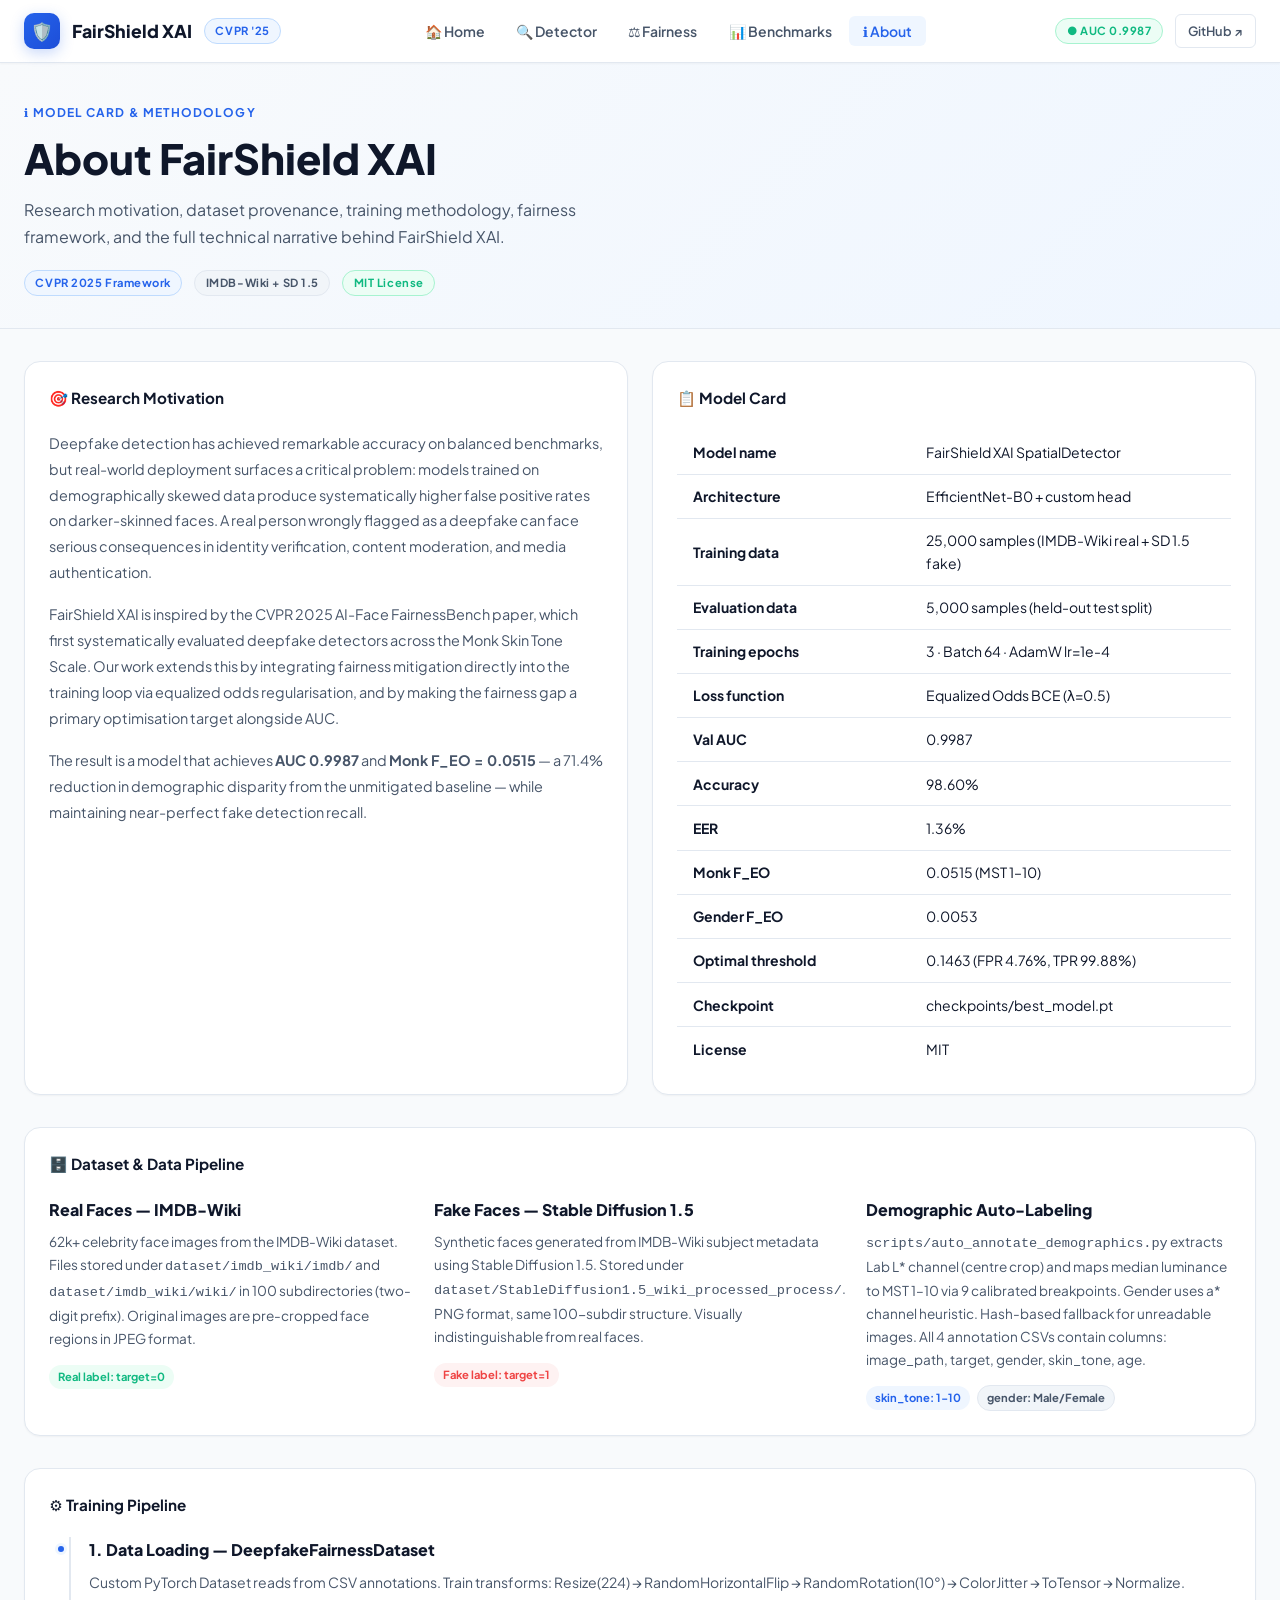
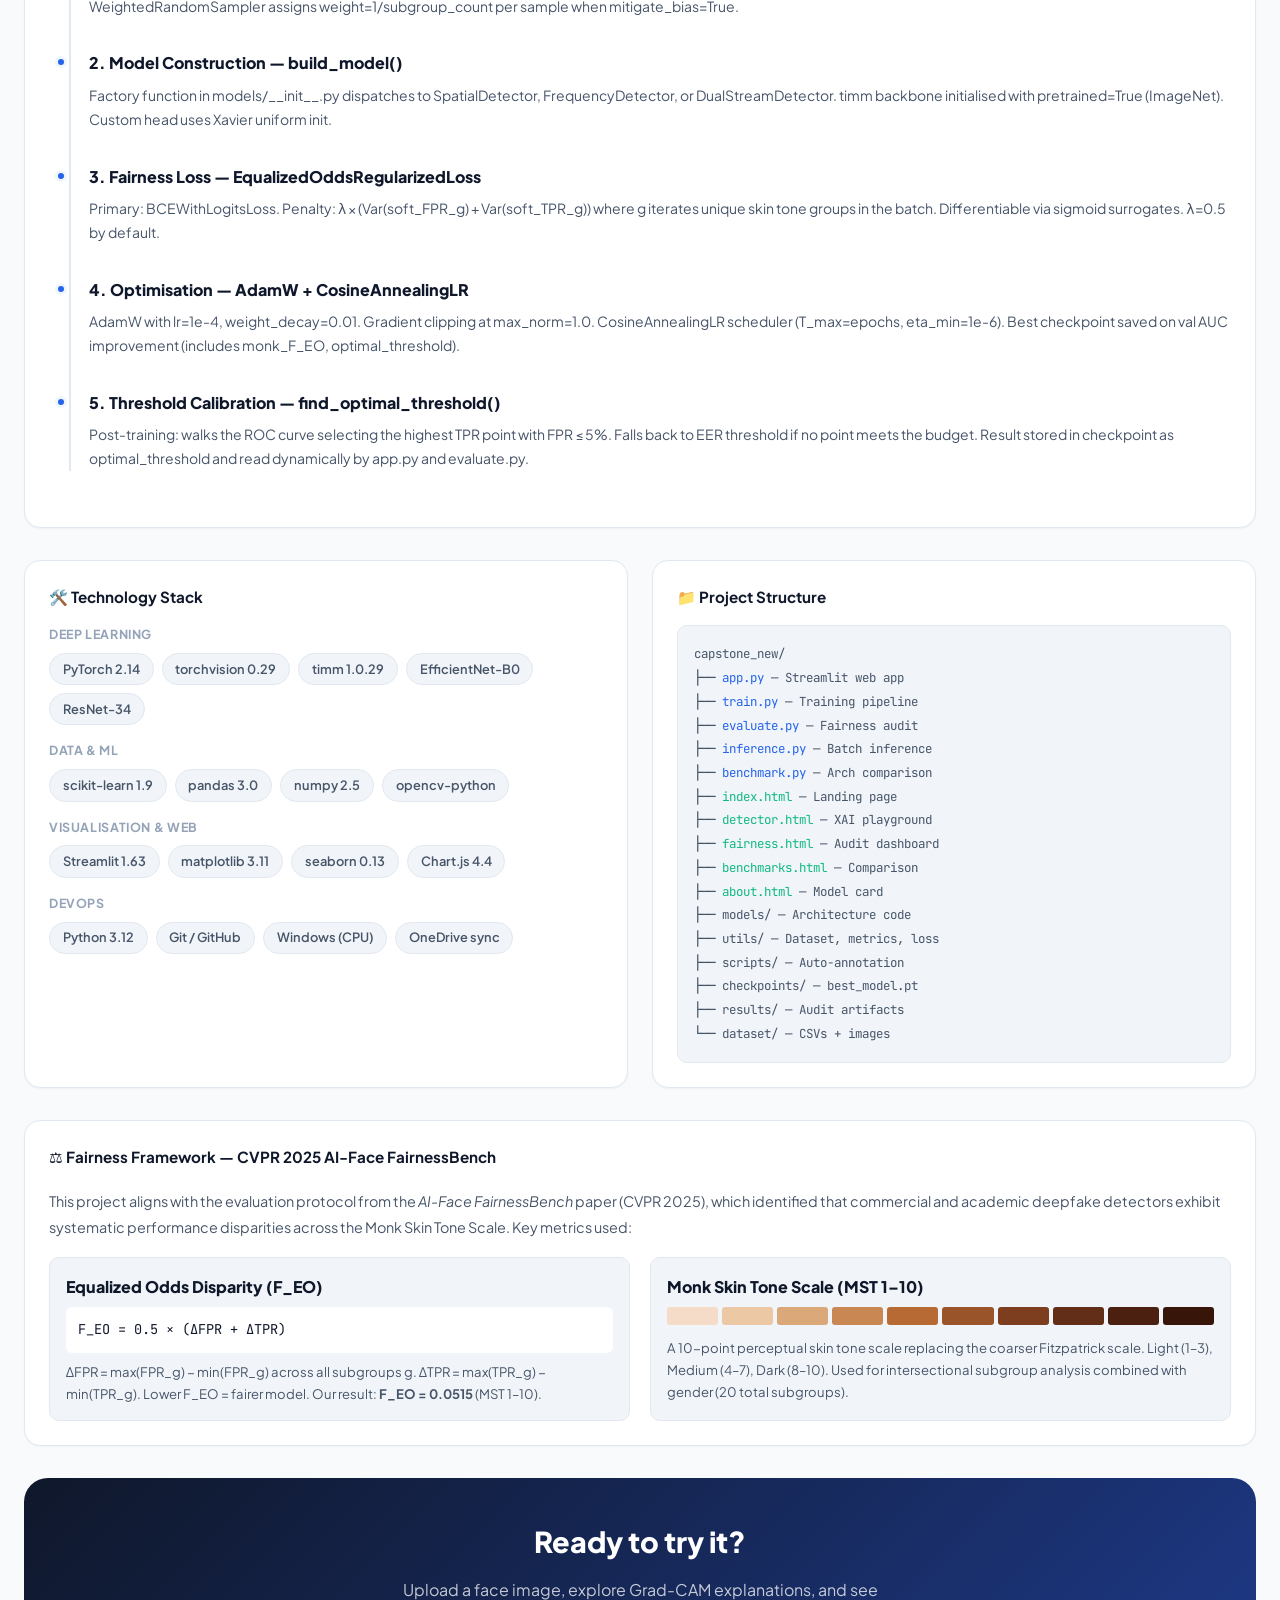
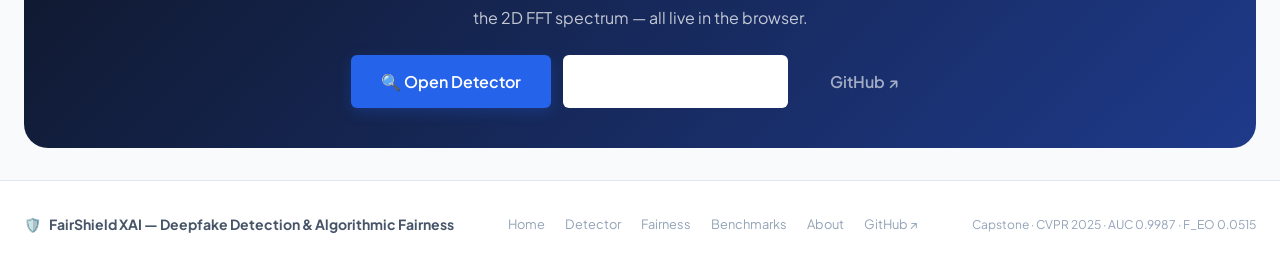
<file: about.html>
<!DOCTYPE html>
<html lang="en">
<head>
  <meta charset="UTF-8" />
  <meta name="viewport" content="width=device-width, initial-scale=1.0" />
  <title>FairShield XAI — About</title>
  <link rel="preconnect" href="https://fonts.googleapis.com" />
  <link rel="preconnect" href="https://fonts.gstatic.com" crossorigin />
  <link href="https://fonts.googleapis.com/css2?family=Plus+Jakarta+Sans:wght@400;500;600;700;800&family=JetBrains+Mono:wght@400;500;700&display=swap" rel="stylesheet" />
  <link rel="stylesheet" href="styles.css" />
  <script src="app.js" defer></script>
</head>
<body>
<div id="nav-mount"></div>

<!-- ════════ PAGE HEADER ════════ -->
<div class="page-header">
  <div class="page-header__inner">
    <p class="page-header__eyebrow">ℹ️ Model Card & Methodology</p>
    <h1 class="page-header__title">About FairShield XAI</h1>
    <p class="page-header__desc">
      Research motivation, dataset provenance, training methodology, fairness framework,
      and the full technical narrative behind FairShield XAI.
    </p>
    <div class="page-header__meta">
      <span class="badge badge--blue">CVPR 2025 Framework</span>
      <span class="badge badge--gray">IMDB-Wiki + SD 1.5</span>
      <span class="badge badge--green">MIT License</span>
    </div>
  </div>
</div>

<div class="page-body">

  <!-- Two-column: research narrative + model card -->
  <div class="two-col-eq mb-8">

    <!-- Research motivation -->
    <div class="card">
      <div class="card__title" style="margin-bottom:var(--sp-5);">🎯 Research Motivation</div>
      <p style="font-size:.9rem;color:var(--txt-2);line-height:1.8;margin-bottom:var(--sp-4);">
        Deepfake detection has achieved remarkable accuracy on balanced benchmarks, but
        real-world deployment surfaces a critical problem: models trained on demographically
        skewed data produce systematically higher false positive rates on darker-skinned faces.
        A real person wrongly flagged as a deepfake can face serious consequences in
        identity verification, content moderation, and media authentication.
      </p>
      <p style="font-size:.9rem;color:var(--txt-2);line-height:1.8;margin-bottom:var(--sp-4);">
        FairShield XAI is inspired by the CVPR 2025 AI-Face FairnessBench paper, which
        first systematically evaluated deepfake detectors across the Monk Skin Tone Scale.
        Our work extends this by integrating fairness mitigation directly into the training
        loop via equalized odds regularisation, and by making the fairness gap a primary
        optimisation target alongside AUC.
      </p>
      <p style="font-size:.9rem;color:var(--txt-2);line-height:1.8;">
        The result is a model that achieves <strong>AUC 0.9987</strong> and
        <strong>Monk F_EO = 0.0515</strong> — a 71.4% reduction in demographic disparity
        from the unmitigated baseline — while maintaining near-perfect fake detection recall.
      </p>
    </div>

    <!-- Model card -->
    <div class="card">
      <div class="card__title" style="margin-bottom:var(--sp-5);">📋 Model Card</div>
      <table class="tbl">
        <tbody>
          <tr><td style="font-weight:700;width:42%;">Model name</td><td>FairShield XAI SpatialDetector</td></tr>
          <tr><td style="font-weight:700;">Architecture</td><td>EfficientNet-B0 + custom head</td></tr>
          <tr><td style="font-weight:700;">Training data</td><td>25,000 samples (IMDB-Wiki real + SD 1.5 fake)</td></tr>
          <tr><td style="font-weight:700;">Evaluation data</td><td>5,000 samples (held-out test split)</td></tr>
          <tr><td style="font-weight:700;">Training epochs</td><td>3 · Batch 64 · AdamW lr=1e-4</td></tr>
          <tr><td style="font-weight:700;">Loss function</td><td>Equalized Odds BCE (λ=0.5)</td></tr>
          <tr><td style="font-weight:700;">Val AUC</td><td>0.9987</td></tr>
          <tr><td style="font-weight:700;">Accuracy</td><td>98.60%</td></tr>
          <tr><td style="font-weight:700;">EER</td><td>1.36%</td></tr>
          <tr><td style="font-weight:700;">Monk F_EO</td><td>0.0515 (MST 1–10)</td></tr>
          <tr><td style="font-weight:700;">Gender F_EO</td><td>0.0053</td></tr>
          <tr><td style="font-weight:700;">Optimal threshold</td><td>0.1463 (FPR 4.76%, TPR 99.88%)</td></tr>
          <tr><td style="font-weight:700;">Checkpoint</td><td>checkpoints/best_model.pt</td></tr>
          <tr><td style="font-weight:700;">License</td><td>MIT</td></tr>
        </tbody>
      </table>
    </div>
  </div>

  <!-- Dataset section -->
  <div class="card mb-8">
    <div class="card__head">
      <div class="card__title">🗄️ Dataset & Data Pipeline</div>
    </div>
    <div style="display:grid;grid-template-columns:1fr 1fr 1fr;gap:var(--sp-5);">
      <div>
        <div style="font-weight:800;margin-bottom:var(--sp-2);">Real Faces — IMDB-Wiki</div>
        <p style="font-size:.85rem;color:var(--txt-2);line-height:1.7;">
          62k+ celebrity face images from the IMDB-Wiki dataset. Files stored under
          <code>dataset/imdb_wiki/imdb/</code> and <code>dataset/imdb_wiki/wiki/</code>
          in 100 subdirectories (two-digit prefix). Original images are pre-cropped
          face regions in JPEG format.
        </p>
        <div style="margin-top:var(--sp-3);"><span class="chip chip--green">Real label: target=0</span></div>
      </div>
      <div>
        <div style="font-weight:800;margin-bottom:var(--sp-2);">Fake Faces — Stable Diffusion 1.5</div>
        <p style="font-size:.85rem;color:var(--txt-2);line-height:1.7;">
          Synthetic faces generated from IMDB-Wiki subject metadata using Stable Diffusion 1.5.
          Stored under <code>dataset/StableDiffusion1.5_wiki_processed_process/</code>.
          PNG format, same 100-subdir structure. Visually indistinguishable from real faces.
        </p>
        <div style="margin-top:var(--sp-3);"><span class="chip chip--red">Fake label: target=1</span></div>
      </div>
      <div>
        <div style="font-weight:800;margin-bottom:var(--sp-2);">Demographic Auto-Labeling</div>
        <p style="font-size:.85rem;color:var(--txt-2);line-height:1.7;">
          <code>scripts/auto_annotate_demographics.py</code> extracts Lab L* channel
          (centre crop) and maps median luminance to MST 1–10 via 9 calibrated breakpoints.
          Gender uses a* channel heuristic. Hash-based fallback for unreadable images.
          All 4 annotation CSVs contain columns: image_path, target, gender, skin_tone, age.
        </p>
        <div style="margin-top:var(--sp-3);">
          <span class="chip chip--blue">skin_tone: 1-10</span>
          <span class="chip chip--gray" style="margin-left:.3rem;">gender: Male/Female</span>
        </div>
      </div>
    </div>
  </div>

  <!-- Training pipeline timeline -->
  <div class="card mb-8">
    <div class="card__head">
      <div class="card__title">⚙️ Training Pipeline</div>
    </div>
    <div class="timeline">
      <div class="timeline-item">
        <div class="timeline-item__title">1. Data Loading — DeepfakeFairnessDataset</div>
        <div class="timeline-item__desc">
          Custom PyTorch Dataset reads from CSV annotations.
          Train transforms: Resize(224) → RandomHorizontalFlip → RandomRotation(10°) → ColorJitter → ToTensor → Normalize.
          WeightedRandomSampler assigns weight=1/subgroup_count per sample when mitigate_bias=True.
        </div>
      </div>
      <div class="timeline-item">
        <div class="timeline-item__title">2. Model Construction — build_model()</div>
        <div class="timeline-item__desc">
          Factory function in models/__init__.py dispatches to SpatialDetector, FrequencyDetector, or DualStreamDetector.
          timm backbone initialised with pretrained=True (ImageNet). Custom head uses Xavier uniform init.
        </div>
      </div>
      <div class="timeline-item">
        <div class="timeline-item__title">3. Fairness Loss — EqualizedOddsRegularizedLoss</div>
        <div class="timeline-item__desc">
          Primary: BCEWithLogitsLoss. Penalty: λ × (Var(soft_FPR_g) + Var(soft_TPR_g)) where g iterates
          unique skin tone groups in the batch. Differentiable via sigmoid surrogates. λ=0.5 by default.
        </div>
      </div>
      <div class="timeline-item">
        <div class="timeline-item__title">4. Optimisation — AdamW + CosineAnnealingLR</div>
        <div class="timeline-item__desc">
          AdamW with lr=1e-4, weight_decay=0.01. Gradient clipping at max_norm=1.0.
          CosineAnnealingLR scheduler (T_max=epochs, eta_min=1e-6).
          Best checkpoint saved on val AUC improvement (includes monk_F_EO, optimal_threshold).
        </div>
      </div>
      <div class="timeline-item">
        <div class="timeline-item__title">5. Threshold Calibration — find_optimal_threshold()</div>
        <div class="timeline-item__desc">
          Post-training: walks the ROC curve selecting the highest TPR point with FPR ≤ 5%.
          Falls back to EER threshold if no point meets the budget. Result stored in checkpoint
          as optimal_threshold and read dynamically by app.py and evaluate.py.
        </div>
      </div>
    </div>
  </div>

  <!-- Tech stack -->
  <div class="two-col-eq mb-8">
    <div class="card">
      <div class="card__title" style="margin-bottom:var(--sp-4);">🛠️ Technology Stack</div>
      <div style="display:flex;flex-direction:column;gap:var(--sp-4);">
        <div>
          <div style="font-size:.78rem;font-weight:700;color:var(--txt-3);text-transform:uppercase;letter-spacing:.05em;margin-bottom:var(--sp-2);">Deep Learning</div>
          <div class="tech-pills">
            <span class="tech-pill">PyTorch 2.14</span>
            <span class="tech-pill">torchvision 0.29</span>
            <span class="tech-pill">timm 1.0.29</span>
            <span class="tech-pill">EfficientNet-B0</span>
            <span class="tech-pill">ResNet-34</span>
          </div>
        </div>
        <div>
          <div style="font-size:.78rem;font-weight:700;color:var(--txt-3);text-transform:uppercase;letter-spacing:.05em;margin-bottom:var(--sp-2);">Data & ML</div>
          <div class="tech-pills">
            <span class="tech-pill">scikit-learn 1.9</span>
            <span class="tech-pill">pandas 3.0</span>
            <span class="tech-pill">numpy 2.5</span>
            <span class="tech-pill">opencv-python</span>
          </div>
        </div>
        <div>
          <div style="font-size:.78rem;font-weight:700;color:var(--txt-3);text-transform:uppercase;letter-spacing:.05em;margin-bottom:var(--sp-2);">Visualisation & Web</div>
          <div class="tech-pills">
            <span class="tech-pill">Streamlit 1.63</span>
            <span class="tech-pill">matplotlib 3.11</span>
            <span class="tech-pill">seaborn 0.13</span>
            <span class="tech-pill">Chart.js 4.4</span>
          </div>
        </div>
        <div>
          <div style="font-size:.78rem;font-weight:700;color:var(--txt-3);text-transform:uppercase;letter-spacing:.05em;margin-bottom:var(--sp-2);">DevOps</div>
          <div class="tech-pills">
            <span class="tech-pill">Python 3.12</span>
            <span class="tech-pill">Git / GitHub</span>
            <span class="tech-pill">Windows (CPU)</span>
            <span class="tech-pill">OneDrive sync</span>
          </div>
        </div>
      </div>
    </div>

    <div class="card">
      <div class="card__title" style="margin-bottom:var(--sp-4);">📁 Project Structure</div>
      <div style="font-family:var(--font-mono);font-size:.78rem;color:var(--txt-2);line-height:1.9;background:var(--surface-2);padding:var(--sp-4);border-radius:var(--r-md);border:1px solid var(--border);">
        capstone_new/<br>
        ├── <span style="color:var(--blue);">app.py</span>          — Streamlit web app<br>
        ├── <span style="color:var(--blue);">train.py</span>        — Training pipeline<br>
        ├── <span style="color:var(--blue);">evaluate.py</span>     — Fairness audit<br>
        ├── <span style="color:var(--blue);">inference.py</span>    — Batch inference<br>
        ├── <span style="color:var(--blue);">benchmark.py</span>    — Arch comparison<br>
        ├── <span style="color:var(--green);">index.html</span>      — Landing page<br>
        ├── <span style="color:var(--green);">detector.html</span>   — XAI playground<br>
        ├── <span style="color:var(--green);">fairness.html</span>   — Audit dashboard<br>
        ├── <span style="color:var(--green);">benchmarks.html</span> — Comparison<br>
        ├── <span style="color:var(--green);">about.html</span>      — Model card<br>
        ├── models/          — Architecture code<br>
        ├── utils/           — Dataset, metrics, loss<br>
        ├── scripts/         — Auto-annotation<br>
        ├── checkpoints/     — best_model.pt<br>
        ├── results/         — Audit artifacts<br>
        └── dataset/         — CSVs + images<br>
      </div>
    </div>
  </div>

  <!-- Fairness framework -->
  <div class="card mb-8">
    <div class="card__head">
      <div class="card__title">⚖️ Fairness Framework — CVPR 2025 AI-Face FairnessBench</div>
    </div>
    <p style="font-size:.9rem;color:var(--txt-2);line-height:1.8;margin-bottom:var(--sp-4);">
      This project aligns with the evaluation protocol from the
      <em>AI-Face FairnessBench</em> paper (CVPR 2025), which identified that commercial
      and academic deepfake detectors exhibit systematic performance disparities across the
      Monk Skin Tone Scale. Key metrics used:
    </p>
    <div style="display:grid;grid-template-columns:1fr 1fr;gap:var(--sp-5);">
      <div style="padding:var(--sp-4);background:var(--surface-2);border-radius:var(--r-md);border:1px solid var(--border);">
        <div style="font-weight:800;margin-bottom:var(--sp-2);">Equalized Odds Disparity (F_EO)</div>
        <div style="font-family:var(--font-mono);font-size:.85rem;background:var(--surface);padding:var(--sp-3);border-radius:var(--r-sm);margin-bottom:var(--sp-2);">
          F_EO = 0.5 × (ΔFPR + ΔTPR)
        </div>
        <p style="font-size:.82rem;color:var(--txt-2);line-height:1.65;">
          ΔFPR = max(FPR_g) − min(FPR_g) across all subgroups g.
          ΔTPR = max(TPR_g) − min(TPR_g). Lower F_EO = fairer model.
          Our result: <strong>F_EO = 0.0515</strong> (MST 1–10).
        </p>
      </div>
      <div style="padding:var(--sp-4);background:var(--surface-2);border-radius:var(--r-md);border:1px solid var(--border);">
        <div style="font-weight:800;margin-bottom:var(--sp-2);">Monk Skin Tone Scale (MST 1–10)</div>
        <div style="display:flex;gap:4px;margin-bottom:var(--sp-3);">
          <div style="flex:1;height:18px;border-radius:3px;background:#f5dcc8;"></div>
          <div style="flex:1;height:18px;border-radius:3px;background:#ecc8a4;"></div>
          <div style="flex:1;height:18px;border-radius:3px;background:#dba87a;"></div>
          <div style="flex:1;height:18px;border-radius:3px;background:#c98754;"></div>
          <div style="flex:1;height:18px;border-radius:3px;background:#b86a35;"></div>
          <div style="flex:1;height:18px;border-radius:3px;background:#9a5429;"></div>
          <div style="flex:1;height:18px;border-radius:3px;background:#7d3e20;"></div>
          <div style="flex:1;height:18px;border-radius:3px;background:#622e18;"></div>
          <div style="flex:1;height:18px;border-radius:3px;background:#4c2011;"></div>
          <div style="flex:1;height:18px;border-radius:3px;background:#371508;"></div>
        </div>
        <p style="font-size:.82rem;color:var(--txt-2);line-height:1.65;">
          A 10-point perceptual skin tone scale replacing the coarser Fitzpatrick scale.
          Light (1–3), Medium (4–7), Dark (8–10). Used for intersectional subgroup analysis
          combined with gender (20 total subgroups).
        </p>
      </div>
    </div>
  </div>

  <!-- CTA -->
  <div style="background:linear-gradient(135deg,#0f172a,#1e3a8a);border-radius:var(--r-xl);padding:var(--sp-10) var(--sp-8);text-align:center;color:#fff;">
    <div style="font-size:1.8rem;font-weight:800;margin-bottom:var(--sp-3);">Ready to try it?</div>
    <p style="color:rgba(255,255,255,.75);max-width:500px;margin:0 auto var(--sp-6);line-height:1.7;">
      Upload a face image, explore Grad-CAM explanations, and see the 2D FFT spectrum — all live in the browser.
    </p>
    <div style="display:flex;justify-content:center;gap:var(--sp-3);flex-wrap:wrap;">
      <a href="detector.html" class="btn btn--primary btn--lg">🔍 Open Detector</a>
      <a href="fairness.html" class="btn btn--outline btn--lg" style="color:#fff;border-color:rgba(255,255,255,.3);">⚖️ View Fairness Audit</a>
      <a href="https://github.com/sunnyviraj9/deepfake-fairness-detector" target="_blank" rel="noopener noreferrer"
         class="btn btn--ghost btn--lg" style="color:rgba(255,255,255,.6);">GitHub ↗</a>
    </div>
  </div>

</div>
<div id="footer-mount"></div>
</body>
</html>
</file>
<file: styles.css>
/* ═══════════════════════════════════════════════════════════════════
   FairShield XAI — styles.css  (shared across all pages)
   ═══════════════════════════════════════════════════════════════════ */

/* ── Design Tokens ──────────────────────────────────────────────── */
:root {
  --bg:          #f8fafc;
  --surface:     #ffffff;
  --surface-2:   #f1f5f9;
  --surface-3:   #e9edf3;
  --border:      #e2e8f0;
  --border-2:    #cbd5e1;

  --txt-1:       #0f172a;
  --txt-2:       #475569;
  --txt-3:       #94a3b8;

  --blue:        #2563eb;
  --blue-lt:     #eff6ff;
  --blue-bd:     #bfdbfe;
  --blue-dk:     #1d4ed8;

  --green:       #10b981;
  --green-lt:    #ecfdf5;
  --green-bd:    #a7f3d0;
  --green-dk:    #059669;

  --red:         #ef4444;
  --red-lt:      #fef2f2;
  --red-bd:      #fecaca;
  --red-dk:      #dc2626;

  --amber:       #f59e0b;
  --amber-lt:    #fffbeb;
  --amber-bd:    #fde68a;

  --shadow-xs:   0 1px 2px  rgb(0 0 0 / .04);
  --shadow-sm:   0 2px 6px  rgb(0 0 0 / .06);
  --shadow-md:   0 6px 16px rgb(0 0 0 / .08);
  --shadow-lg:   0 12px 32px rgb(0 0 0 / .10);
  --shadow-blue: 0 4px 14px rgb(37 99 235 / .25);

  --r-xs: 4px;  --r-sm: 6px;  --r-md: 10px;
  --r-lg: 16px; --r-xl: 24px; --r-full: 9999px;

  --sp-1:.25rem; --sp-2:.5rem;  --sp-3:.75rem; --sp-4:1rem;
  --sp-5:1.25rem;--sp-6:1.5rem; --sp-8:2rem;   --sp-10:2.5rem; --sp-12:3rem;

  --font-body: 'Plus Jakarta Sans', system-ui, sans-serif;
  --font-mono: 'JetBrains Mono', 'Fira Code', monospace;
}

/* ── Reset ──────────────────────────────────────────────────────── */
*, *::before, *::after { box-sizing: border-box; margin: 0; padding: 0; }
html { scroll-behavior: smooth; }
body {
  font-family: var(--font-body);
  background: var(--bg);
  color: var(--txt-1);
  line-height: 1.6;
  -webkit-font-smoothing: antialiased;
}
img { display: block; max-width: 100%; }
a   { color: inherit; text-decoration: none; }
button { font-family: var(--font-body); cursor: pointer; }
.mono   { font-family: var(--font-mono); }
.sr-only {
  position: absolute; width:1px; height:1px;
  overflow:hidden; clip:rect(0,0,0,0); white-space:nowrap; border:0;
}

/* ════════════════════════════════════════════════════════════════
   SHARED NAV
   ════════════════════════════════════════════════════════════════ */
.nav {
  background: var(--surface);
  border-bottom: 1px solid var(--border);
  position: sticky; top: 0; z-index: 200;
  box-shadow: var(--shadow-xs);
}
.nav__inner {
  max-width: 1360px; margin: 0 auto;
  padding: .8rem var(--sp-6);
  display: flex; align-items: center; justify-content: space-between; gap: var(--sp-4);
}
.nav__brand {
  display: flex; align-items: center; gap: var(--sp-3);
  font-weight: 800; font-size: 1.1rem; color: var(--txt-1);
  flex-shrink: 0;
}
.nav__brand-icon {
  width: 36px; height: 36px;
  background: linear-gradient(135deg, var(--blue), var(--blue-dk));
  color: #fff; border-radius: var(--r-md);
  display: flex; align-items: center; justify-content: center;
  font-size: 1.1rem; box-shadow: var(--shadow-blue); flex-shrink: 0;
}
.nav__links { display: flex; align-items: center; gap: var(--sp-1); list-style: none; }
.nav__links a {
  padding: .4rem .85rem; font-size: .875rem; font-weight: 600;
  color: var(--txt-2); border-radius: var(--r-sm);
  transition: background .15s, color .15s;
}
.nav__links a:hover,
.nav__links a.active { background: var(--blue-lt); color: var(--blue); }
.nav__cta { display: flex; align-items: center; gap: var(--sp-3); flex-shrink: 0; }

/* ════════════════════════════════════════════════════════════════
   BADGES
   ════════════════════════════════════════════════════════════════ */
.badge {
  display: inline-flex; align-items: center; gap: var(--sp-1);
  padding: .2rem .65rem;
  font-size: .7rem; font-weight: 700; letter-spacing: .05em;
  border-radius: var(--r-full);
}
.badge--blue  { background:var(--blue-lt);  color:var(--blue);  border:1px solid var(--blue-bd); }
.badge--green { background:var(--green-lt); color:var(--green); border:1px solid var(--green-bd); }
.badge--red   { background:var(--red-lt);   color:var(--red);   border:1px solid var(--red-bd); }
.badge--amber { background:var(--amber-lt); color:var(--amber); border:1px solid var(--amber-bd); }
.badge--gray  { background:var(--surface-2);color:var(--txt-2); border:1px solid var(--border); }

/* ════════════════════════════════════════════════════════════════
   BUTTONS
   ════════════════════════════════════════════════════════════════ */
.btn {
  display: inline-flex; align-items: center; gap: var(--sp-2);
  padding: .6rem 1.2rem; font-size: .9rem; font-weight: 600;
  border-radius: var(--r-sm); border: 1px solid transparent;
  transition: all .18s; white-space: nowrap; cursor: pointer;
}
.btn--primary { background:var(--blue); color:#fff; box-shadow:var(--shadow-blue); }
.btn--primary:hover { background:var(--blue-dk); transform:translateY(-1px); }
.btn--outline { background:var(--surface); color:var(--txt-2); border-color:var(--border); }
.btn--outline:hover { border-color:var(--blue); color:var(--blue); }
.btn--ghost { background:transparent; color:var(--txt-2); border-color:transparent; }
.btn--ghost:hover { background:var(--surface-2); color:var(--txt-1); }
.btn--active { background:var(--blue); color:#fff; border-color:var(--blue); }
.btn--danger { background:var(--red); color:#fff; }
.btn--danger:hover { background:var(--red-dk); }
.btn--sm { padding:.35rem .75rem; font-size:.8rem; }
.btn--lg { padding:.8rem 1.8rem; font-size:1rem; }

/* ════════════════════════════════════════════════════════════════
   CARDS
   ════════════════════════════════════════════════════════════════ */
.card {
  background:var(--surface); border:1px solid var(--border);
  border-radius:var(--r-lg); padding:var(--sp-6); box-shadow:var(--shadow-xs);
}
.card--elevated { box-shadow:var(--shadow-md); }
.card--blue { border-color:var(--blue-bd); background:var(--blue-lt); }
.card__head {
  display:flex; align-items:center; justify-content:space-between;
  margin-bottom:var(--sp-5); gap:var(--sp-3); flex-wrap:wrap;
}
.card__title {
  font-size:.95rem; font-weight:700; color:var(--txt-1);
  display:flex; align-items:center; gap:var(--sp-2);
}

/* ════════════════════════════════════════════════════════════════
   PAGE HEADER (inner page hero strip)
   ════════════════════════════════════════════════════════════════ */
.page-header {
  background: linear-gradient(135deg, #f8fafc 0%, #eff6ff 100%);
  border-bottom: 1px solid var(--border);
  padding: var(--sp-10) var(--sp-6) var(--sp-8);
}
.page-header__inner { max-width:1360px; margin:0 auto; }
.page-header__eyebrow {
  font-size:.75rem; font-weight:700; letter-spacing:.09em; text-transform:uppercase;
  color:var(--blue); margin-bottom:var(--sp-3);
  display:flex; align-items:center; gap:var(--sp-2);
}
.page-header__title {
  font-size:clamp(1.75rem,4vw,2.6rem); font-weight:800;
  color:var(--txt-1); line-height:1.2; margin-bottom:var(--sp-3);
}
.page-header__desc {
  font-size:1rem; color:var(--txt-2); max-width:600px; line-height:1.7;
  margin-bottom:var(--sp-5);
}
.page-header__meta { display:flex; gap:var(--sp-3); flex-wrap:wrap; }

/* ════════════════════════════════════════════════════════════════
   LAYOUT
   ════════════════════════════════════════════════════════════════ */
.page-body { max-width:1360px; margin:0 auto; padding:var(--sp-8) var(--sp-6); }
.two-col   { display:grid; grid-template-columns:300px 1fr; gap:var(--sp-6); align-items:start; }
.three-col { display:grid; grid-template-columns:repeat(3,1fr); gap:var(--sp-5); }
.four-col  { display:grid; grid-template-columns:repeat(4,1fr); gap:var(--sp-4); }
.two-col-eq{ display:grid; grid-template-columns:1fr 1fr; gap:var(--sp-6); }

.gap-6  { gap:var(--sp-6); }
.mb-6   { margin-bottom:var(--sp-6); }
.mb-8   { margin-bottom:var(--sp-8); }

/* ════════════════════════════════════════════════════════════════
   METRIC TILES
   ════════════════════════════════════════════════════════════════ */
.metric-tile {
  background:var(--surface); border:1px solid var(--border);
  border-radius:var(--r-lg); padding:var(--sp-5) var(--sp-4);
  box-shadow:var(--shadow-sm);
  transition:box-shadow .2s, transform .2s;
}
.metric-tile:hover { box-shadow:var(--shadow-md); transform:translateY(-2px); }
.metric-tile__label {
  font-size:.7rem; font-weight:700; letter-spacing:.07em; text-transform:uppercase;
  color:var(--txt-3); margin-bottom:var(--sp-1);
}
.metric-tile__value {
  font-family:var(--font-mono); font-size:1.6rem; font-weight:700;
  color:var(--txt-1); line-height:1.15;
}
.metric-tile__value.blue  { color:var(--blue); }
.metric-tile__value.green { color:var(--green); }
.metric-tile__value.amber { color:var(--amber); }
.metric-tile__value.red   { color:var(--red); }
.metric-tile__sub { font-size:.72rem; color:var(--txt-2); margin-top:var(--sp-1); }

/* ════════════════════════════════════════════════════════════════
   FORM CONTROLS
   ════════════════════════════════════════════════════════════════ */
.form-group { margin-bottom:var(--sp-5); }
.form-label {
  display:block; font-size:.8rem; font-weight:700;
  color:var(--txt-2); margin-bottom:var(--sp-2);
}
.form-label span { font-weight:400; color:var(--txt-3); }
select {
  width:100%; padding:.55rem .75rem;
  border:1px solid var(--border); border-radius:var(--r-sm);
  background:var(--surface); color:var(--txt-1);
  font-family:var(--font-body); font-size:.875rem;
  appearance:none;
  background-image:url("data:image/svg+xml,%3Csvg xmlns='http://www.w3.org/2000/svg' width='12' height='12' viewBox='0 0 24 24' fill='none' stroke='%2394a3b8' stroke-width='2'%3E%3Cpolyline points='6 9 12 15 18 9'/%3E%3C/svg%3E");
  background-repeat:no-repeat; background-position:right .75rem center; padding-right:2rem;
  transition:border-color .15s;
}
select:focus { outline:none; border-color:var(--blue); box-shadow:0 0 0 3px var(--blue-lt); }
.slider-row { display:flex; align-items:center; gap:var(--sp-3); }
.slider-row input[type=range] { flex:1; height:5px; accent-color:var(--blue); cursor:pointer; }
.slider-badge {
  font-family:var(--font-mono); font-size:.8rem; font-weight:700;
  padding:.2rem .5rem; background:var(--surface-2); border:1px solid var(--border);
  border-radius:var(--r-sm); min-width:56px; text-align:center; flex-shrink:0;
}
.divider { border:0; border-top:1px solid var(--border); margin:var(--sp-5) 0; }

/* ════════════════════════════════════════════════════════════════
   MST SWATCHES
   ════════════════════════════════════════════════════════════════ */
.mst-swatches { display:flex; gap:6px; flex-wrap:wrap; margin-top:var(--sp-2); }
.mst-swatch {
  width:22px; height:22px; border-radius:50%;
  border:2px solid transparent; cursor:pointer;
  transition:transform .15s, border-color .15s;
}
.mst-swatch:hover { transform:scale(1.25); }
.mst-swatch.active { border-color:var(--blue); box-shadow:0 0 0 2px var(--blue-lt); }

/* ════════════════════════════════════════════════════════════════
   XAI VISUALISERS
   ════════════════════════════════════════════════════════════════ */
.viz-grid { display:grid; grid-template-columns:repeat(3,1fr); gap:var(--sp-4); margin-top:var(--sp-5); }
.viz-panel {
  border:1px solid var(--border); border-radius:var(--r-md);
  overflow:hidden; background:var(--surface); box-shadow:var(--shadow-xs);
  transition:box-shadow .2s;
}
.viz-panel:hover { box-shadow:var(--shadow-md); }
.viz-head {
  background:var(--surface-2); padding:.45rem .85rem;
  font-size:.68rem; font-weight:700; letter-spacing:.06em; text-transform:uppercase;
  color:var(--txt-2); border-bottom:1px solid var(--border);
  display:flex; align-items:center; justify-content:space-between;
}
.viz-body {
  aspect-ratio:1/1; background:#0b111e;
  display:flex; align-items:center; justify-content:center;
}
.viz-body img, .viz-body canvas { width:100%; height:100%; object-fit:cover; display:block; }
.viz-caption {
  padding:.5rem .85rem; font-size:.72rem; color:var(--txt-2); line-height:1.45;
  border-top:1px solid var(--border); background:var(--surface);
}
.upload-zone {
  border:2px dashed var(--border-2); border-radius:var(--r-md);
  padding:var(--sp-8) var(--sp-6); text-align:center;
  background:var(--surface-2); cursor:pointer;
  transition:border-color .2s, background .2s;
}
.upload-zone:hover { border-color:var(--blue); background:var(--blue-lt); }
.upload-zone__icon { font-size:2.5rem; margin-bottom:var(--sp-2); opacity:.6; }
.upload-zone__title { font-weight:700; font-size:.95rem; margin-bottom:var(--sp-1); }
.upload-zone__sub { font-size:.78rem; color:var(--txt-3); }

/* ════════════════════════════════════════════════════════════════
   RESULT BANNER & PROB BARS
   ════════════════════════════════════════════════════════════════ */
.result-banner {
  display:flex; align-items:center; justify-content:space-between;
  gap:var(--sp-4); flex-wrap:wrap;
  padding:1rem 1.35rem; border-radius:var(--r-md);
  border:1.5px solid transparent; margin-bottom:var(--sp-5);
  transition:background .3s, border-color .3s;
}
.result-banner.fake  { background:var(--red-lt);   border-color:var(--red-bd); }
.result-banner.real  { background:var(--green-lt); border-color:var(--green-bd); }
.result-banner.idle  { background:var(--surface-2);border-color:var(--border); }
.banner-label { font-size:1rem; font-weight:800; display:flex; align-items:center; gap:var(--sp-2); }
.banner-label.fake { color:var(--red); }
.banner-label.real { color:var(--green); }
.banner-label.idle { color:var(--txt-3); }
.banner-score { font-family:var(--font-mono); font-size:1.35rem; font-weight:700; flex-shrink:0; }

.prob-bars { margin-bottom:var(--sp-5); display:flex; flex-direction:column; gap:var(--sp-3); }
.prob-row__head { display:flex; justify-content:space-between; font-size:.78rem; font-weight:700; margin-bottom:var(--sp-1); }
.prob-track { height:9px; background:var(--surface-2); border:1px solid var(--border); border-radius:var(--r-full); overflow:hidden; }
.prob-fill { height:100%; border-radius:var(--r-full); transition:width .5s cubic-bezier(.4,0,.2,1); }
.prob-fill.fake { background:linear-gradient(90deg,var(--red-dk),var(--red)); }
.prob-fill.real { background:linear-gradient(90deg,var(--green-dk),var(--green)); }

/* ════════════════════════════════════════════════════════════════
   TABLES
   ════════════════════════════════════════════════════════════════ */
.tbl-wrap { overflow-x:auto; }
.tbl { width:100%; border-collapse:collapse; font-size:.875rem; text-align:left; }
.tbl thead th {
  background:var(--surface-2); padding:.7rem 1rem; font-weight:700;
  color:var(--txt-2); border-bottom:1px solid var(--border); white-space:nowrap;
}
.tbl tbody td { padding:.65rem 1rem; border-bottom:1px solid var(--border); color:var(--txt-1); }
.tbl tbody tr:last-child td { border-bottom:none; }
.tbl tbody tr:hover { background:var(--surface-2); }
.tbl tbody tr.row--highlight { background:var(--blue-lt); }

/* ════════════════════════════════════════════════════════════════
   CHIPS
   ════════════════════════════════════════════════════════════════ */
.chip { display:inline-block; padding:.18rem .55rem; font-size:.7rem; font-weight:700; border-radius:var(--r-full); }
.chip--green { background:var(--green-lt); color:var(--green); }
.chip--amber { background:var(--amber-lt); color:var(--amber); }
.chip--red   { background:var(--red-lt);   color:var(--red); }
.chip--blue  { background:var(--blue-lt);  color:var(--blue); }
.chip--gray  { background:var(--surface-2);color:var(--txt-2); border:1px solid var(--border); }

/* ════════════════════════════════════════════════════════════════
   CALLOUT
   ════════════════════════════════════════════════════════════════ */
.callout {
  border-left:3px solid var(--blue); background:var(--blue-lt);
  border-radius:0 var(--r-md) var(--r-md) 0;
  padding:var(--sp-4) var(--sp-5);
}
.callout p { font-size:.875rem; color:var(--txt-2); line-height:1.7; }
.callout strong { color:var(--txt-1); }

/* ════════════════════════════════════════════════════════════════
   CHART WRAPPERS
   ════════════════════════════════════════════════════════════════ */
.chart-wrap { position:relative; height:320px; }
.chart-wrap--sm { height:240px; }
.chart-controls { display:flex; gap:var(--sp-2); flex-wrap:wrap; }

/* ════════════════════════════════════════════════════════════════
   ARCHITECTURE CARDS
   ════════════════════════════════════════════════════════════════ */
.arch-card {
  background:var(--surface); border:1px solid var(--border);
  border-radius:var(--r-lg); padding:var(--sp-6); box-shadow:var(--shadow-xs);
  transition:box-shadow .2s, transform .2s;
}
.arch-card:hover { box-shadow:var(--shadow-md); transform:translateY(-3px); }
.arch-card--best { border-color:var(--blue-bd); border-width:2px; }
.arch-card__icon { font-size:2rem; margin-bottom:var(--sp-3); }
.arch-card__name { font-size:1.05rem; font-weight:800; margin-bottom:var(--sp-1); }
.arch-card__sub  { font-size:.8rem; color:var(--txt-2); margin-bottom:var(--sp-4); }
.arch-card__spec-list { list-style:none; display:flex; flex-direction:column; gap:var(--sp-2); }
.arch-card__spec-list li { font-size:.8rem; color:var(--txt-2); padding-left:var(--sp-4); position:relative; }
.arch-card__spec-list li::before { content:'›'; position:absolute; left:0; color:var(--blue); font-weight:700; }
.arch-card__footer { margin-top:var(--sp-5); padding:var(--sp-3); border-radius:var(--r-sm); font-size:.78rem; font-weight:700; }
.arch-card__footer.trained { background:var(--green-lt); color:var(--green); }
.arch-card__footer.est     { background:var(--amber-lt); color:var(--amber); }
.arch-card__footer.proj    { background:var(--blue-lt);  color:var(--blue); }

/* ════════════════════════════════════════════════════════════════
   SIDEBAR CARD (sticky)
   ════════════════════════════════════════════════════════════════ */
.sidebar-card { position:sticky; top:80px; }
.sg-tiles { display:grid; grid-template-columns:1fr 1fr; gap:var(--sp-3); margin-top:var(--sp-3); }
.sg-tile { background:var(--surface-2); border:1px solid var(--border); border-radius:var(--r-sm); padding:var(--sp-3); }
.sg-tile__label { font-size:.68rem; font-weight:700; letter-spacing:.05em; text-transform:uppercase; color:var(--txt-3); }
.sg-tile__val   { font-family:var(--font-mono); font-size:1.1rem; font-weight:700; color:var(--txt-1); margin-top:var(--sp-1); }
.sg-tile__sub   { font-size:.7rem; color:var(--txt-2); margin-top:2px; }

/* ════════════════════════════════════════════════════════════════
   LANDING PAGE — HERO
   ════════════════════════════════════════════════════════════════ */
.hero {
  background: linear-gradient(160deg, #f8fafc 0%, #eff6ff 55%, #f0fdf4 100%);
  border-bottom: 1px solid var(--border);
  padding: 5rem var(--sp-6) 4rem;
  text-align: center; position: relative; overflow: hidden;
}
.hero::before {
  content:''; position:absolute; inset:0;
  background:
    radial-gradient(ellipse 900px 450px at 50% -100px, rgba(37,99,235,.08), transparent),
    radial-gradient(ellipse 600px 300px at 85% 110%, rgba(16,185,129,.06), transparent);
  pointer-events:none;
}
.hero__inner { max-width:880px; margin:0 auto; position:relative; }
.hero__eyebrow { display:flex; align-items:center; justify-content:center; gap:var(--sp-2); margin-bottom:var(--sp-5); flex-wrap:wrap; }
.hero__title {
  font-size:clamp(2.2rem,5.5vw,3.6rem); font-weight:800; line-height:1.15;
  letter-spacing:-.025em; color:var(--txt-1); margin-bottom:var(--sp-5);
}
.hero__title .highlight {
  background:linear-gradient(135deg, var(--blue), #7c3aed);
  -webkit-background-clip:text; -webkit-text-fill-color:transparent; background-clip:text;
}
.hero__sub { font-size:1.1rem; color:var(--txt-2); max-width:660px; margin:0 auto var(--sp-8); line-height:1.75; }
.hero__actions { display:flex; align-items:center; justify-content:center; gap:var(--sp-3); flex-wrap:wrap; margin-bottom:var(--sp-10); }
.metrics-strip { display:grid; grid-template-columns:repeat(4,1fr); gap:var(--sp-4); max-width:1040px; margin:0 auto; }

/* ════════════════════════════════════════════════════════════════
   LANDING — FEATURES SECTION
   ════════════════════════════════════════════════════════════════ */
.features-section {
  padding:var(--sp-12) var(--sp-6);
  background:var(--surface);
}
.features-grid { display:grid; grid-template-columns:repeat(3,1fr); gap:var(--sp-5); max-width:1360px; margin:0 auto; }
.feature-card {
  background:var(--bg); border:1px solid var(--border); border-radius:var(--r-lg);
  padding:var(--sp-6); transition:box-shadow .2s, transform .2s;
  cursor:pointer; text-decoration:none; display:block; color:inherit;
}
.feature-card:hover { box-shadow:var(--shadow-lg); transform:translateY(-4px); border-color:var(--blue-bd); }
.feature-card__icon { font-size:2.4rem; margin-bottom:var(--sp-4); }
.feature-card__title { font-size:1.1rem; font-weight:800; margin-bottom:var(--sp-2); }
.feature-card__desc { font-size:.875rem; color:var(--txt-2); line-height:1.7; margin-bottom:var(--sp-4); }
.feature-card__link { font-size:.85rem; font-weight:700; color:var(--blue); display:flex; align-items:center; gap:var(--sp-1); }
.feature-card--highlight { border-color:var(--blue-bd); background:var(--blue-lt); }

/* ════════════════════════════════════════════════════════════════
   LANDING — STATS ROW
   ════════════════════════════════════════════════════════════════ */
.stats-section { padding:var(--sp-10) var(--sp-6); background:var(--surface-2); }
.stats-inner { max-width:1360px; margin:0 auto; }
.stats-grid { display:grid; grid-template-columns:repeat(6,1fr); gap:var(--sp-4); }
.stat-item { text-align:center; }
.stat-item__value { font-family:var(--font-mono); font-size:1.8rem; font-weight:800; color:var(--blue); }
.stat-item__label { font-size:.75rem; color:var(--txt-2); margin-top:var(--sp-1); }

/* ════════════════════════════════════════════════════════════════
   LANDING — HOW IT WORKS
   ════════════════════════════════════════════════════════════════ */
.how-section { padding:var(--sp-12) var(--sp-6); }
.how-inner { max-width:1360px; margin:0 auto; }
.steps-grid { display:grid; grid-template-columns:repeat(4,1fr); gap:var(--sp-5); margin-top:var(--sp-8); }
.step-card {
  text-align:center; padding:var(--sp-6) var(--sp-4);
  background:var(--surface); border:1px solid var(--border); border-radius:var(--r-lg);
  box-shadow:var(--shadow-xs);
}
.step-card__number {
  width:44px; height:44px; border-radius:50%;
  background:var(--blue); color:#fff; font-weight:800; font-size:1.1rem;
  display:flex; align-items:center; justify-content:center; margin:0 auto var(--sp-4);
}
.step-card__icon  { font-size:1.8rem; margin-bottom:var(--sp-3); }
.step-card__title { font-weight:800; margin-bottom:var(--sp-2); }
.step-card__desc  { font-size:.85rem; color:var(--txt-2); line-height:1.65; }

/* ════════════════════════════════════════════════════════════════
   FOOTER
   ════════════════════════════════════════════════════════════════ */
.footer {
  background:var(--surface); border-top:1px solid var(--border);
  padding:var(--sp-8) var(--sp-6);
}
.footer__inner {
  max-width:1360px; margin:0 auto;
  display:flex; align-items:center; justify-content:space-between; flex-wrap:wrap; gap:var(--sp-4);
}
.footer__brand { font-size:.875rem; font-weight:700; color:var(--txt-2); display:flex; align-items:center; gap:var(--sp-2); }
.footer__links { display:flex; gap:var(--sp-5); }
.footer__links a { font-size:.8rem; color:var(--txt-3); transition:color .15s; }
.footer__links a:hover { color:var(--blue); }
.footer__copy { font-size:.75rem; color:var(--txt-3); }

/* ════════════════════════════════════════════════════════════════
   ABOUT PAGE — TIMELINE
   ════════════════════════════════════════════════════════════════ */
.timeline { position:relative; padding-left:var(--sp-10); }
.timeline::before {
  content:''; position:absolute; left:20px; top:0; bottom:0;
  width:2px; background:var(--border);
}
.timeline-item { position:relative; margin-bottom:var(--sp-8); }
.timeline-item::before {
  content:''; position:absolute; left:-34px; top:6px;
  width:12px; height:12px; border-radius:50%;
  background:var(--blue); border:3px solid var(--blue-lt);
}
.timeline-item__title { font-weight:800; font-size:1rem; margin-bottom:var(--sp-2); }
.timeline-item__desc  { font-size:.875rem; color:var(--txt-2); line-height:1.7; }

/* ════════════════════════════════════════════════════════════════
   ABOUT PAGE — TECH STACK PILLS
   ════════════════════════════════════════════════════════════════ */
.tech-pills { display:flex; flex-wrap:wrap; gap:var(--sp-2); }
.tech-pill {
  padding:.3rem .8rem; border-radius:var(--r-full);
  background:var(--surface-2); border:1px solid var(--border);
  font-size:.8rem; font-weight:600; color:var(--txt-2);
  transition:border-color .15s, color .15s;
}
.tech-pill:hover { border-color:var(--blue); color:var(--blue); }

/* ════════════════════════════════════════════════════════════════
   SECTION HEADER (shared across inner pages)
   ════════════════════════════════════════════════════════════════ */
.section-head { margin-bottom:var(--sp-6); }
.section-head__title { font-size:1.3rem; font-weight:800; color:var(--txt-1); display:flex; align-items:center; gap:var(--sp-2); margin-bottom:var(--sp-1); }
.section-head__desc { font-size:.875rem; color:var(--txt-2); }

/* ════════════════════════════════════════════════════════════════
   RESPONSIVE
   ════════════════════════════════════════════════════════════════ */
@media (max-width:1100px) {
  .two-col { grid-template-columns:1fr; }
  .sidebar-card { position:static; }
  .features-grid { grid-template-columns:1fr 1fr; }
  .stats-grid { grid-template-columns:repeat(3,1fr); }
  .steps-grid { grid-template-columns:1fr 1fr; }
}
@media (max-width:900px) {
  .metrics-strip { grid-template-columns:repeat(2,1fr); }
  .four-col { grid-template-columns:repeat(2,1fr); }
  .viz-grid  { grid-template-columns:1fr 1fr; }
  .three-col { grid-template-columns:1fr 1fr; }
  .two-col-eq { grid-template-columns:1fr; }
  .nav__links { display:none; }
}
@media (max-width:600px) {
  .metrics-strip,.four-col,.three-col { grid-template-columns:1fr 1fr; }
  .features-grid,.steps-grid { grid-template-columns:1fr; }
  .viz-grid { grid-template-columns:1fr; }
  .hero { padding:3rem var(--sp-4) 2.5rem; }
  .page-body { padding:var(--sp-5) var(--sp-4); }
  .stats-grid { grid-template-columns:repeat(2,1fr); }
}
</file>
